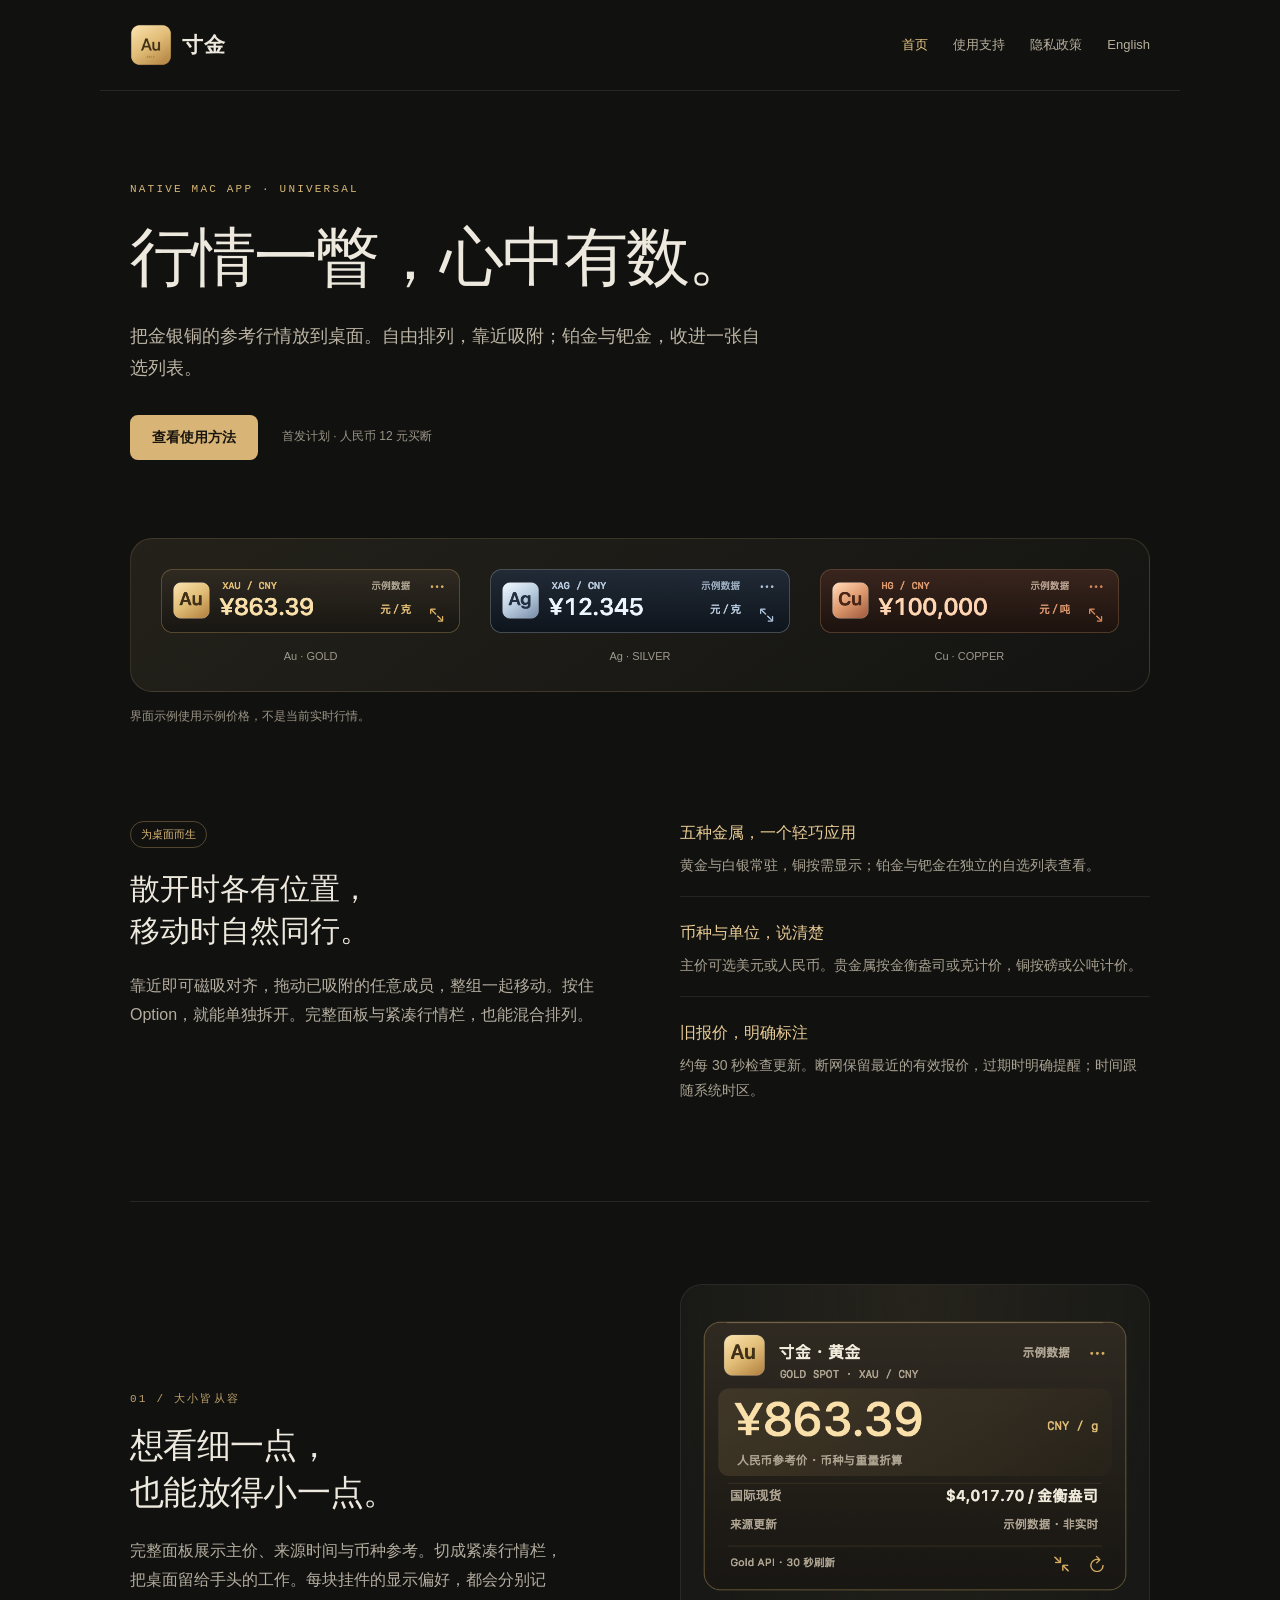
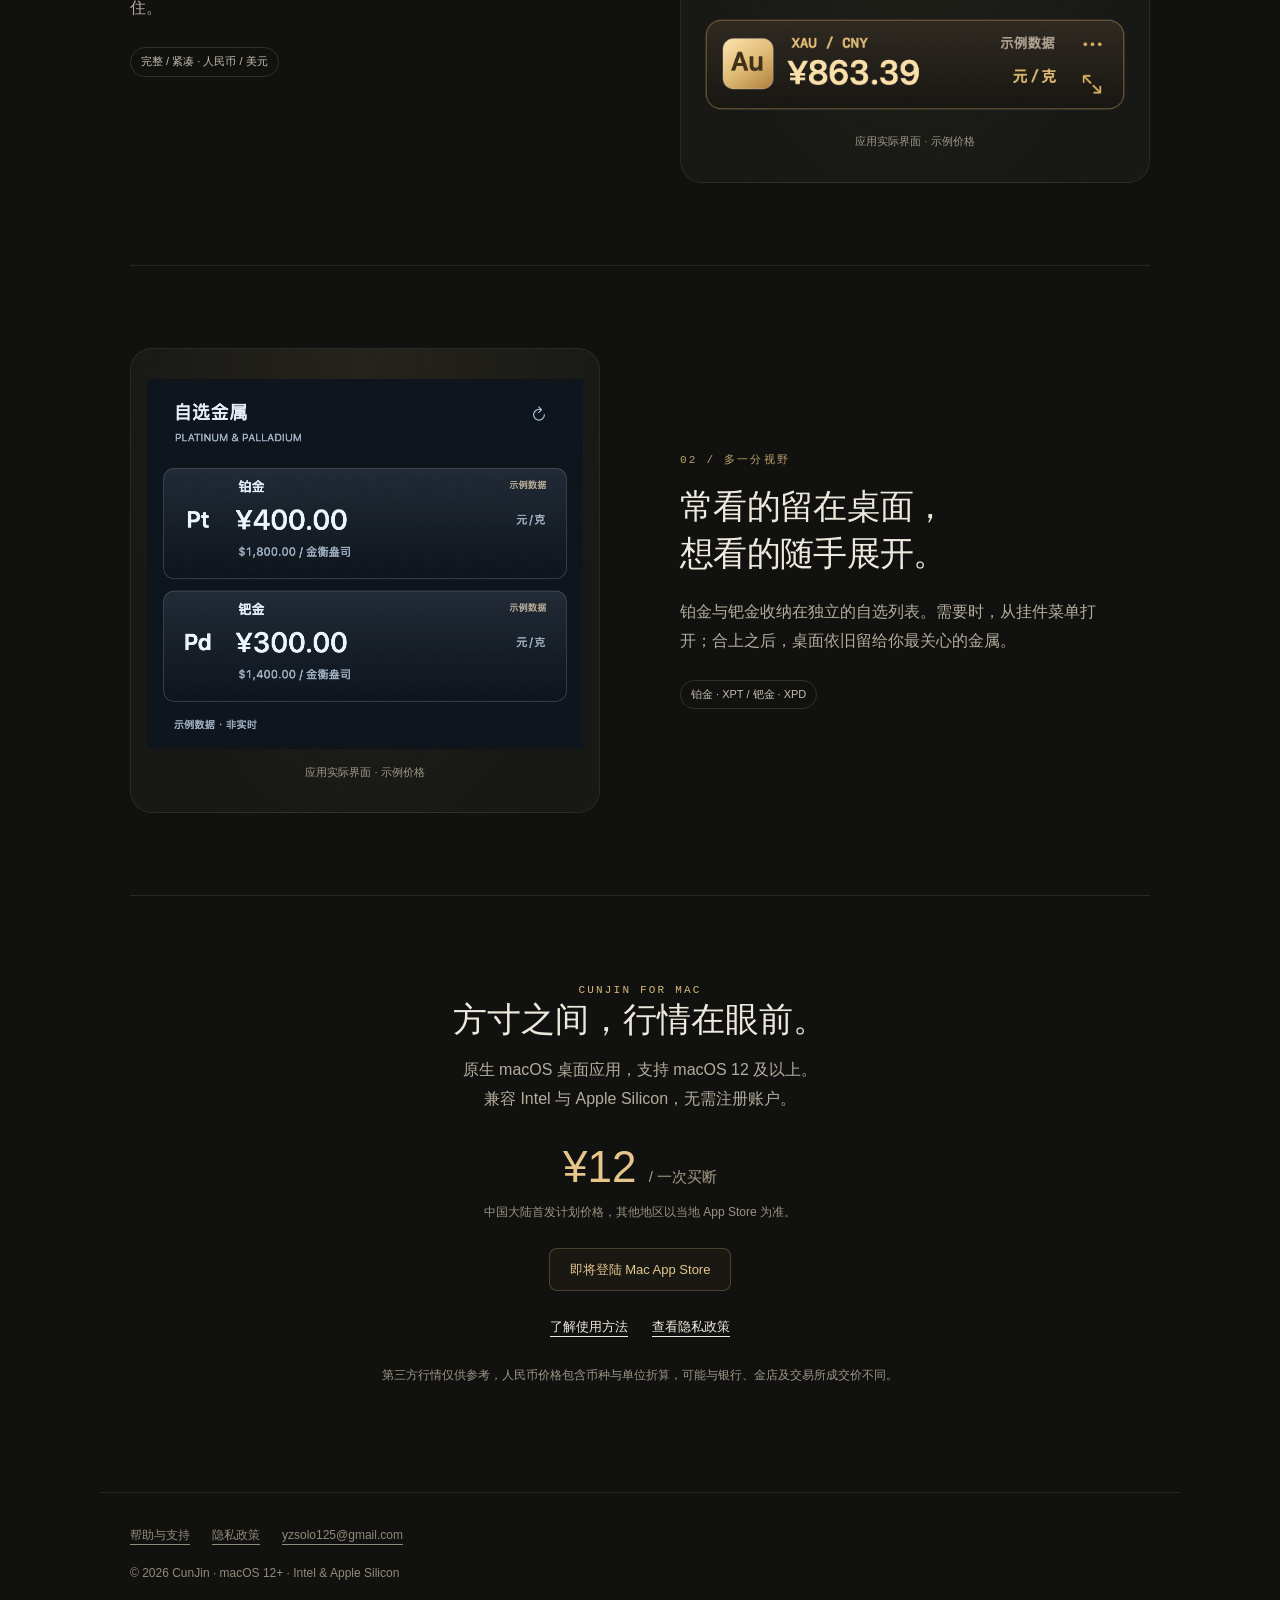
<file: index.html>
<!doctype html><html lang="zh-CN"><head><meta charset="utf-8"><meta name="viewport" content="width=device-width,initial-scale=1"><title>寸金 · 桌面金属行情</title><meta name="description" content="把金银铜的参考行情放到桌面。自由排列，靠近吸附；铂金与钯金，收进一张自选列表。"><meta name="theme-color" content="#11110f"><link rel="icon" href="assets/icon.png"><link rel="stylesheet" href="style.css"></head><body><a class="skip" href="#main">跳到正文</a><header class="header wrap"><a class="brand" href="index.html"><img src="assets/icon.png" alt="Au">寸金</a><nav aria-label="主导航"><a href="index.html" aria-current="page">首页</a><a href="support.html">使用支持</a><a href="privacy.html">隐私政策</a><a href="en/index.html" lang="en">English</a></nav></header><main id="main" class="wrap"><section class="hero"><div class="eyebrow">NATIVE MAC APP · UNIVERSAL</div><h1>行情一瞥，心中有数。</h1><p>把金银铜的参考行情放到桌面。自由排列，靠近吸附；铂金与钯金，收进一张自选列表。</p><div class="actions"><a class="button" href="support.html">查看使用方法</a><span class="note">首发计划 · 人民币 12 元买断</span></div></section><div class="metals"><div class="metal"><img src="assets/gold-zh-Hans.png" alt="黄金挂件"><p>Au · GOLD</p></div><div class="metal"><img src="assets/silver-zh-Hans.png" alt="白银挂件"><p>Ag · SILVER</p></div><div class="metal"><img src="assets/copper-zh-Hans.png" alt="铜挂件"><p>Cu · COPPER</p></div></div><p class="note">界面示例使用示例价格，不是当前实时行情。</p><section class="intro"><div><span class="pill">为桌面而生</span><h2>散开时各有位置，<br>移动时自然同行。</h2><p>靠近即可磁吸对齐，拖动已吸附的任意成员，整组一起移动。按住 Option，就能单独拆开。完整面板与紧凑行情栏，也能混合排列。</p></div><div class="facts"><div><strong>五种金属，一个轻巧应用</strong><p>黄金与白银常驻，铜按需显示；铂金与钯金在独立的自选列表查看。</p></div><div><strong>币种与单位，说清楚</strong><p>主价可选美元或人民币。贵金属按金衡盎司或克计价，铜按磅或公吨计价。</p></div><div><strong>旧报价，明确标注</strong><p>约每 30 秒检查更新。断网保留最近的有效报价，过期时明确提醒；时间跟随系统时区。</p></div></div></section><section class="feature"><div class="body"><div class="eyebrow">01 / 大小皆从容</div><h2>想看细一点，<br>也能放得小一点。</h2><p>完整面板展示主价、来源时间与币种参考。切成紧凑行情栏，把桌面留给手头的工作。每块挂件的显示偏好，都会分别记住。</p><div class="spec"><span>完整 / 紧凑 · 人民币 / 美元</span></div></div><figure><img src="assets/gold-monitor-preview-zh-Hans.png" alt="黄金完整行情面板" loading="lazy"><img src="assets/gold-zh-Hans.png" alt="黄金紧凑行情栏" loading="lazy"><figcaption>应用实际界面 · 示例价格</figcaption></figure></section><section class="feature reverse"><div class="body"><div class="eyebrow">02 / 多一分视野</div><h2>常看的留在桌面，<br>想看的随手展开。</h2><p>铂金与钯金收纳在独立的自选列表。需要时，从挂件菜单打开；合上之后，桌面依旧留给你最关心的金属。</p><div class="spec"><span>铂金 · XPT / 钯金 · XPD</span></div></div><figure><img src="assets/watchlist-preview-zh-Hans.png" alt="铂金与钯金自选列表" loading="lazy"><figcaption>应用实际界面 · 示例价格</figcaption></figure></section><section class="purchase" id="availability"><div class="eyebrow">CUNJIN FOR MAC</div><h2>方寸之间，行情在眼前。</h2><p>原生 macOS 桌面应用，支持 macOS 12 及以上。<br>兼容 Intel 与 Apple Silicon，无需注册账户。</p><div class="price">¥12 <small>/ 一次买断</small></div><p class="note">中国大陆首发计划价格，其他地区以当地 App Store 为准。</p><span class="launch">即将登陆 Mac App Store</span><div class="links"><a href="support.html">了解使用方法</a><a href="privacy.html">查看隐私政策</a></div><p class="fineprint">第三方行情仅供参考，人民币价格包含币种与单位折算，可能与银行、金店及交易所成交价不同。</p></section></main><footer class="wrap"><div class="links"><a href="support.html">帮助与支持</a><a href="privacy.html">隐私政策</a><a href="mailto:yzsolo125@gmail.com">yzsolo125@gmail.com</a></div><span>© 2026 CunJin · macOS 12+ · Intel &amp; Apple Silicon</span></footer></body></html>
</file>
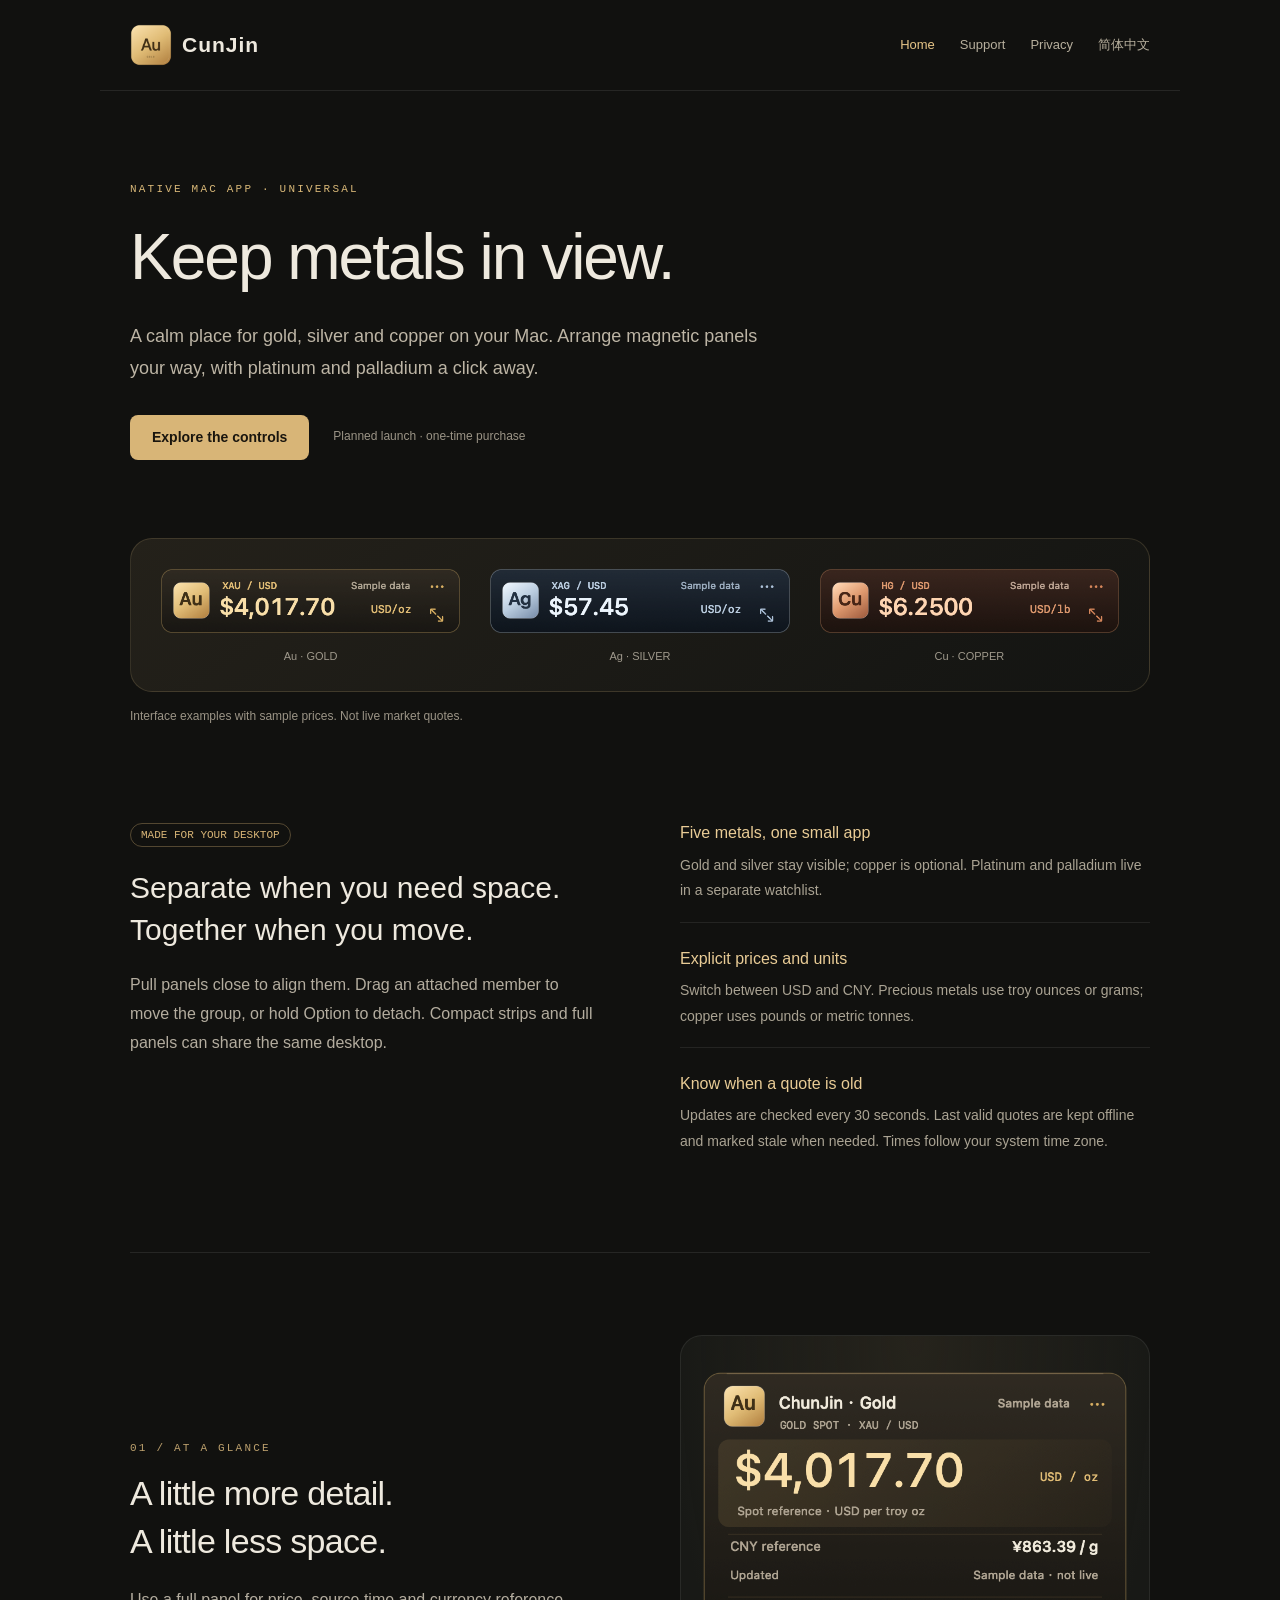
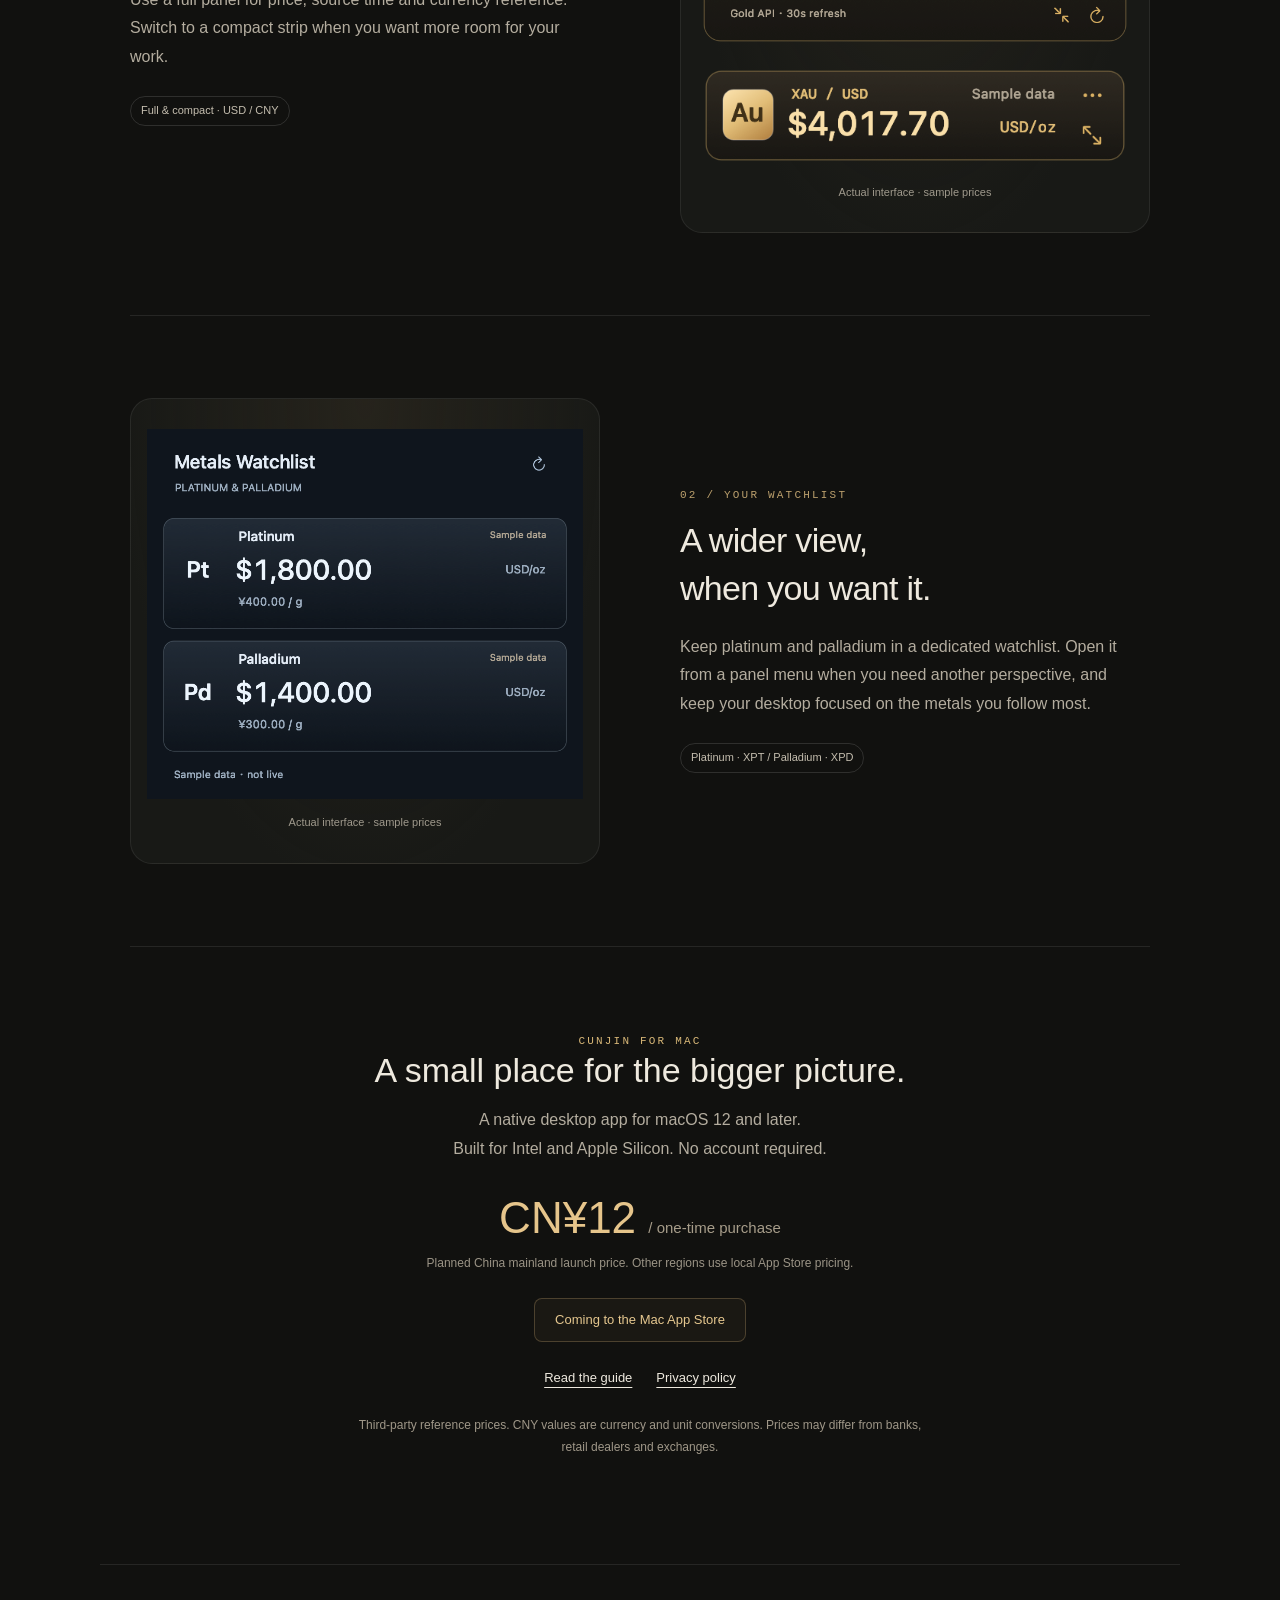
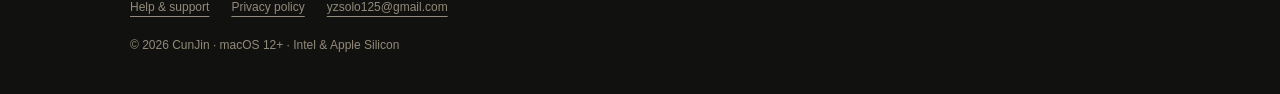
<file: en/index.html>
<!doctype html><html lang="en"><head><meta charset="utf-8"><meta name="viewport" content="width=device-width,initial-scale=1"><title>CunJin — Desktop Metals</title><meta name="description" content="A calm place for gold, silver and copper on your Mac. Arrange magnetic panels your way, with platinum and palladium a click away."><meta name="theme-color" content="#11110f"><link rel="icon" href="../assets/icon.png"><link rel="stylesheet" href="../style.css"></head><body><a class="skip" href="#main">Skip to content</a><header class="header wrap"><a class="brand" href="index.html"><img src="../assets/icon.png" alt="Au">CunJin</a><nav aria-label="Main navigation"><a href="index.html" aria-current="page">Home</a><a href="support.html">Support</a><a href="privacy.html">Privacy</a><a href="../index.html" lang="zh-CN">简体中文</a></nav></header><main id="main" class="wrap"><section class="hero"><div class="eyebrow">NATIVE MAC APP · UNIVERSAL</div><h1>Keep metals in view.</h1><p>A calm place for gold, silver and copper on your Mac. Arrange magnetic panels your way, with platinum and palladium a click away.</p><div class="actions"><a class="button" href="support.html">Explore the controls</a><span class="note">Planned launch · one-time purchase</span></div></section><div class="metals"><div class="metal"><img src="../assets/gold-en.png" alt="Gold panel"><p>Au · GOLD</p></div><div class="metal"><img src="../assets/silver-en.png" alt="Silver panel"><p>Ag · SILVER</p></div><div class="metal"><img src="../assets/copper-en.png" alt="Copper panel"><p>Cu · COPPER</p></div></div><p class="note">Interface examples with sample prices. Not live market quotes.</p><section class="intro"><div><span class="pill">MADE FOR YOUR DESKTOP</span><h2>Separate when you need space.<br>Together when you move.</h2><p>Pull panels close to align them. Drag an attached member to move the group, or hold Option to detach. Compact strips and full panels can share the same desktop.</p></div><div class="facts"><div><strong>Five metals, one small app</strong><p>Gold and silver stay visible; copper is optional. Platinum and palladium live in a separate watchlist.</p></div><div><strong>Explicit prices and units</strong><p>Switch between USD and CNY. Precious metals use troy ounces or grams; copper uses pounds or metric tonnes.</p></div><div><strong>Know when a quote is old</strong><p>Updates are checked every 30 seconds. Last valid quotes are kept offline and marked stale when needed. Times follow your system time zone.</p></div></div></section><section class="feature"><div class="body"><div class="eyebrow">01 / AT A GLANCE</div><h2>A little more detail.<br>A little less space.</h2><p>Use a full panel for price, source time and currency reference. Switch to a compact strip when you want more room for your work.</p><div class="spec"><span>Full & compact · USD / CNY</span></div></div><figure><img src="../assets/gold-monitor-preview-en.png" alt="Full gold price panel" loading="lazy"><img src="../assets/gold-en.png" alt="Compact gold price strip" loading="lazy"><figcaption>Actual interface · sample prices</figcaption></figure></section><section class="feature reverse"><div class="body"><div class="eyebrow">02 / YOUR WATCHLIST</div><h2>A wider view,<br>when you want it.</h2><p>Keep platinum and palladium in a dedicated watchlist. Open it from a panel menu when you need another perspective, and keep your desktop focused on the metals you follow most.</p><div class="spec"><span>Platinum · XPT / Palladium · XPD</span></div></div><figure><img src="../assets/watchlist-preview-en.png" alt="Platinum and palladium watchlist" loading="lazy"><figcaption>Actual interface · sample prices</figcaption></figure></section><section class="purchase" id="availability"><div class="eyebrow">CUNJIN FOR MAC</div><h2>A small place for the bigger picture.</h2><p>A native desktop app for macOS 12 and later.<br>Built for Intel and Apple Silicon. No account required.</p><div class="price">CN¥12 <small>/ one-time purchase</small></div><p class="note">Planned China mainland launch price. Other regions use local App Store pricing.</p><span class="launch">Coming to the Mac App Store</span><div class="links"><a href="support.html">Read the guide</a><a href="privacy.html">Privacy policy</a></div><p class="fineprint">Third-party reference prices. CNY values are currency and unit conversions. Prices may differ from banks, retail dealers and exchanges.</p></section></main><footer class="wrap"><div class="links"><a href="support.html">Help & support</a><a href="privacy.html">Privacy policy</a><a href="mailto:yzsolo125@gmail.com">yzsolo125@gmail.com</a></div><span>© 2026 CunJin · macOS 12+ · Intel &amp; Apple Silicon</span></footer></body></html>
</file>
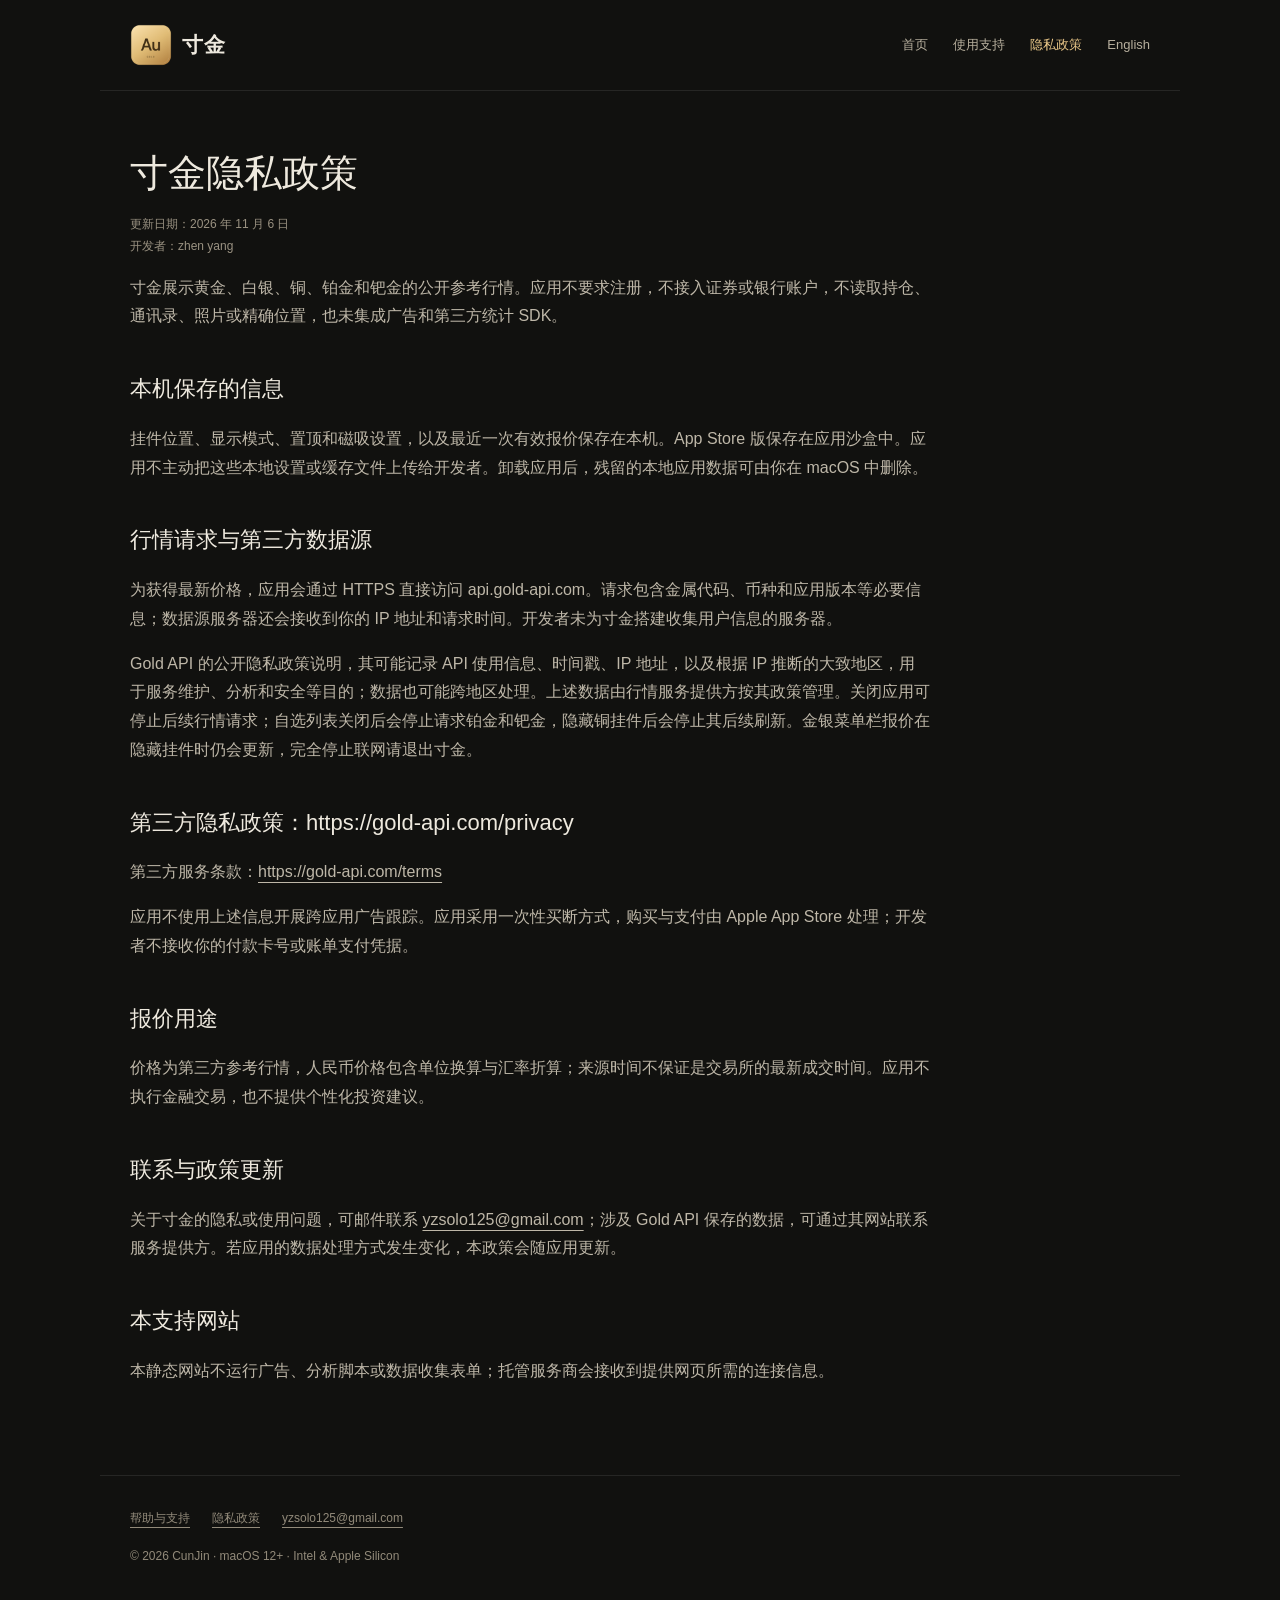
<file: privacy.html>
<!doctype html><html lang="zh-CN"><head><meta charset="utf-8"><meta name="viewport" content="width=device-width,initial-scale=1"><title>寸金隐私政策</title><meta name="description" content="寸金本地数据、第三方行情请求与隐私说明。"><meta name="theme-color" content="#11110f"><link rel="icon" href="assets/icon.png"><link rel="stylesheet" href="style.css"></head><body><a class="skip" href="#main">跳到正文</a><header class="header wrap"><a class="brand" href="index.html"><img src="assets/icon.png" alt="Au">寸金</a><nav aria-label="主导航"><a href="index.html">首页</a><a href="support.html">使用支持</a><a href="privacy.html" aria-current="page">隐私政策</a><a href="en/privacy.html" lang="en">English</a></nav></header><main id="main" class="wrap"><section class="document"><h1>寸金隐私政策</h1><p class="meta">更新日期：2026 年 11 月 6 日
开发者：zhen yang</p><p>寸金展示黄金、白银、铜、铂金和钯金的公开参考行情。应用不要求注册，不接入证券或银行账户，不读取持仓、通讯录、照片或精确位置，也未集成广告和第三方统计 SDK。</p><h2>本机保存的信息</h2><p>挂件位置、显示模式、置顶和磁吸设置，以及最近一次有效报价保存在本机。App Store 版保存在应用沙盒中。应用不主动把这些本地设置或缓存文件上传给开发者。卸载应用后，残留的本地应用数据可由你在 macOS 中删除。</p><h2>行情请求与第三方数据源</h2><p>为获得最新价格，应用会通过 HTTPS 直接访问 api.gold-api.com。请求包含金属代码、币种和应用版本等必要信息；数据源服务器还会接收到你的 IP 地址和请求时间。开发者未为寸金搭建收集用户信息的服务器。</p><p>Gold API 的公开隐私政策说明，其可能记录 API 使用信息、时间戳、IP 地址，以及根据 IP 推断的大致地区，用于服务维护、分析和安全等目的；数据也可能跨地区处理。上述数据由行情服务提供方按其政策管理。关闭应用可停止后续行情请求；自选列表关闭后会停止请求铂金和钯金，隐藏铜挂件后会停止其后续刷新。金银菜单栏报价在隐藏挂件时仍会更新，完全停止联网请退出寸金。</p><h2>第三方隐私政策：https://gold-api.com/privacy</h2><p>第三方服务条款：<a href="https://gold-api.com/terms">https://gold-api.com/terms</a></p><p>应用不使用上述信息开展跨应用广告跟踪。应用采用一次性买断方式，购买与支付由 Apple App Store 处理；开发者不接收你的付款卡号或账单支付凭据。</p><h2>报价用途</h2><p>价格为第三方参考行情，人民币价格包含单位换算与汇率折算；来源时间不保证是交易所的最新成交时间。应用不执行金融交易，也不提供个性化投资建议。</p><h2>联系与政策更新</h2><p>关于寸金的隐私或使用问题，可邮件联系 <a href="mailto:yzsolo125@gmail.com">yzsolo125@gmail.com</a>；涉及 Gold API 保存的数据，可通过其网站联系服务提供方。若应用的数据处理方式发生变化，本政策会随应用更新。
</p><h2>本支持网站</h2><p>本静态网站不运行广告、分析脚本或数据收集表单；托管服务商会接收到提供网页所需的连接信息。</p></section></main><footer class="wrap"><div class="links"><a href="support.html">帮助与支持</a><a href="privacy.html">隐私政策</a><a href="mailto:yzsolo125@gmail.com">yzsolo125@gmail.com</a></div><span>© 2026 CunJin · macOS 12+ · Intel &amp; Apple Silicon</span></footer></body></html>
</file>
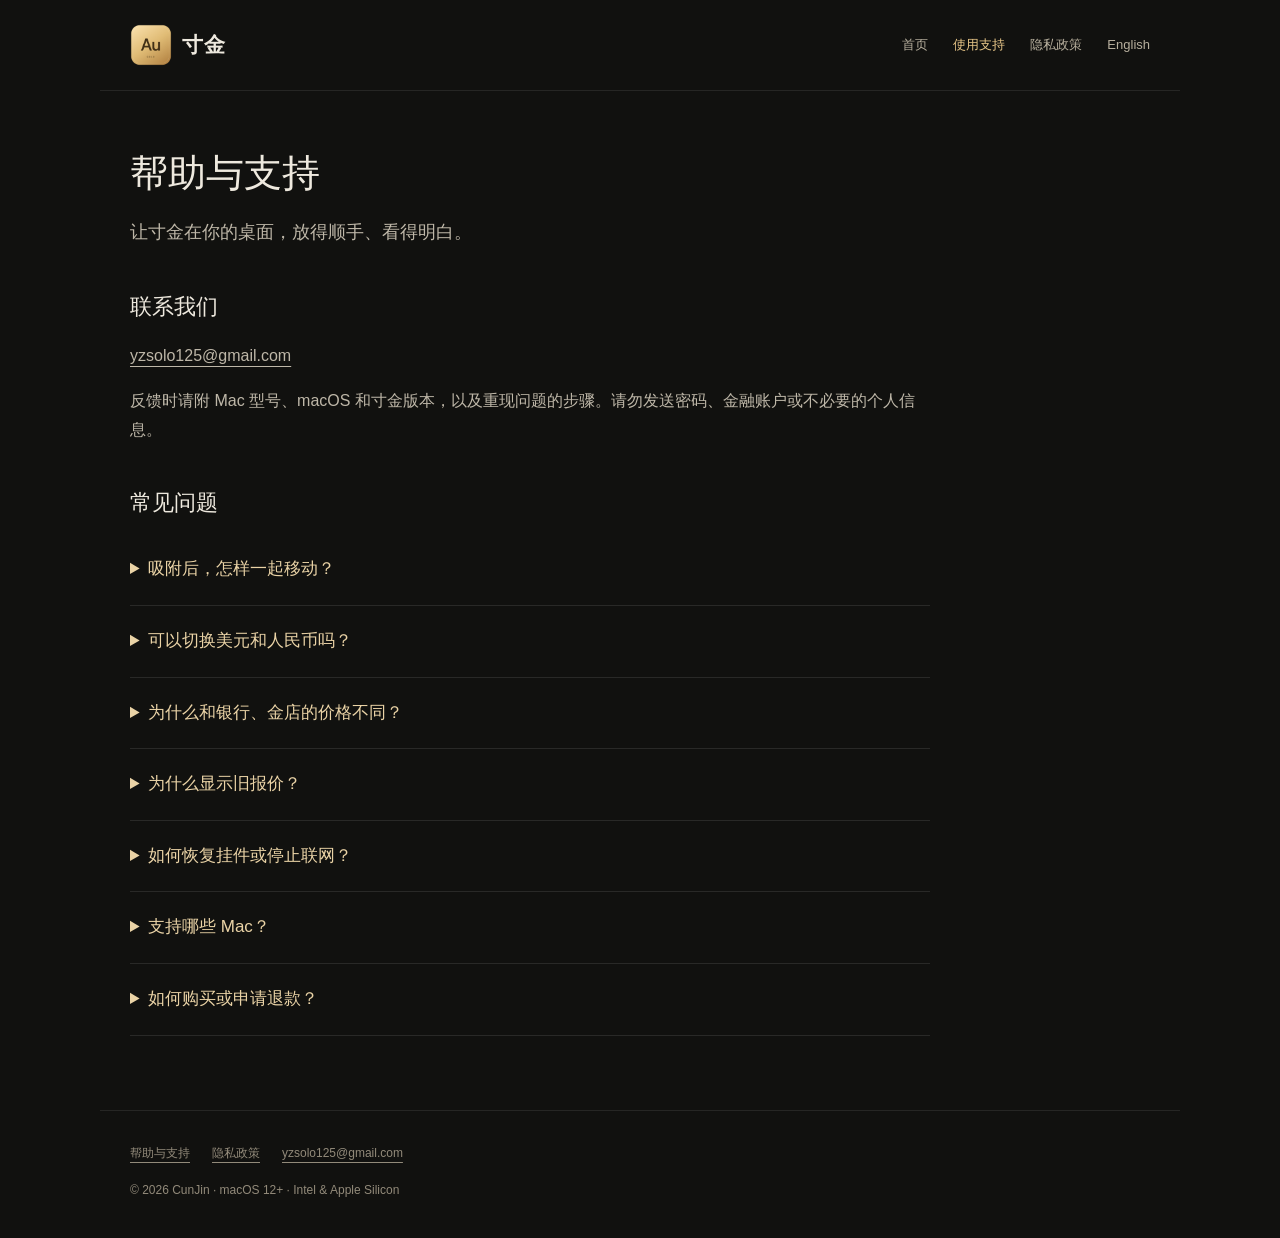
<file: support.html>
<!doctype html><html lang="zh-CN"><head><meta charset="utf-8"><meta name="viewport" content="width=device-width,initial-scale=1"><title>寸金使用支持</title><meta name="description" content="寸金使用帮助、计价口径与问题反馈。"><meta name="theme-color" content="#11110f"><link rel="icon" href="assets/icon.png"><link rel="stylesheet" href="style.css"></head><body><a class="skip" href="#main">跳到正文</a><header class="header wrap"><a class="brand" href="index.html"><img src="assets/icon.png" alt="Au">寸金</a><nav aria-label="主导航"><a href="index.html">首页</a><a href="support.html" aria-current="page">使用支持</a><a href="privacy.html">隐私政策</a><a href="en/support.html" lang="en">English</a></nav></header><main id="main" class="wrap"><section class="document"><h1>帮助与支持</h1><p class="lead">让寸金在你的桌面，放得顺手、看得明白。</p><h2>联系我们</h2><p><a href="mailto:yzsolo125@gmail.com?subject=CunJin%20Support">yzsolo125@gmail.com</a></p><p>反馈时请附 Mac 型号、macOS 和寸金版本，以及重现问题的步骤。请勿发送密码、金融账户或不必要的个人信息。</p><h2>常见问题</h2><details><summary>吸附后，怎样一起移动？</summary><p>把两块挂件靠近并松开。下一次拖动组内任意成员时，它们会一起移动。按住 Option 可单独拆开一块。</p></details><details><summary>可以切换美元和人民币吗？</summary><p>可以。在每块挂件菜单中选择“主价：美元”或“主价：人民币”。中文环境默认人民币，英文默认美元；更新时间跟随系统时区。</p></details><details><summary>为什么和银行、金店的价格不同？</summary><p>寸金展示第三方参考报价，并做币种与重量换算，不是银行、金店或国内交易所的可成交价。铜为 HG 磅价折算参考，不是国内含税现货价。</p></details><details><summary>为什么显示旧报价？</summary><p>刷新失败，或来源时间超过 3 分钟时会标记过期，并保留上次有效价格。市场休市时价格也可能保持不变。</p></details><details><summary>如何恢复挂件或停止联网？</summary><p>从菜单栏 Au、Ag、Cu 可以恢复挂件。隐藏铜后停止后续铜价刷新，关闭自选列表后停止后续铂钯刷新。金银挂件隐藏时，菜单栏报价仍会更新；退出寸金可停止全部请求。</p></details><details><summary>支持哪些 Mac？</summary><p>应用面向 macOS 12 及以上系统，包含 Intel 与 Apple Silicon 原生代码。这是 Mac 桌面应用，不是 iPhone 应用。</p></details><details><summary>如何购买或申请退款？</summary><p>计划以 Apple App Store 一次性付费下载方式发行。购买、付款记录与退款由 Apple 处理；寸金没有订阅或开发者自行处理的应用内支付。</p></details></section></main><footer class="wrap"><div class="links"><a href="support.html">帮助与支持</a><a href="privacy.html">隐私政策</a><a href="mailto:yzsolo125@gmail.com">yzsolo125@gmail.com</a></div><span>© 2026 CunJin · macOS 12+ · Intel &amp; Apple Silicon</span></footer></body></html>
</file>
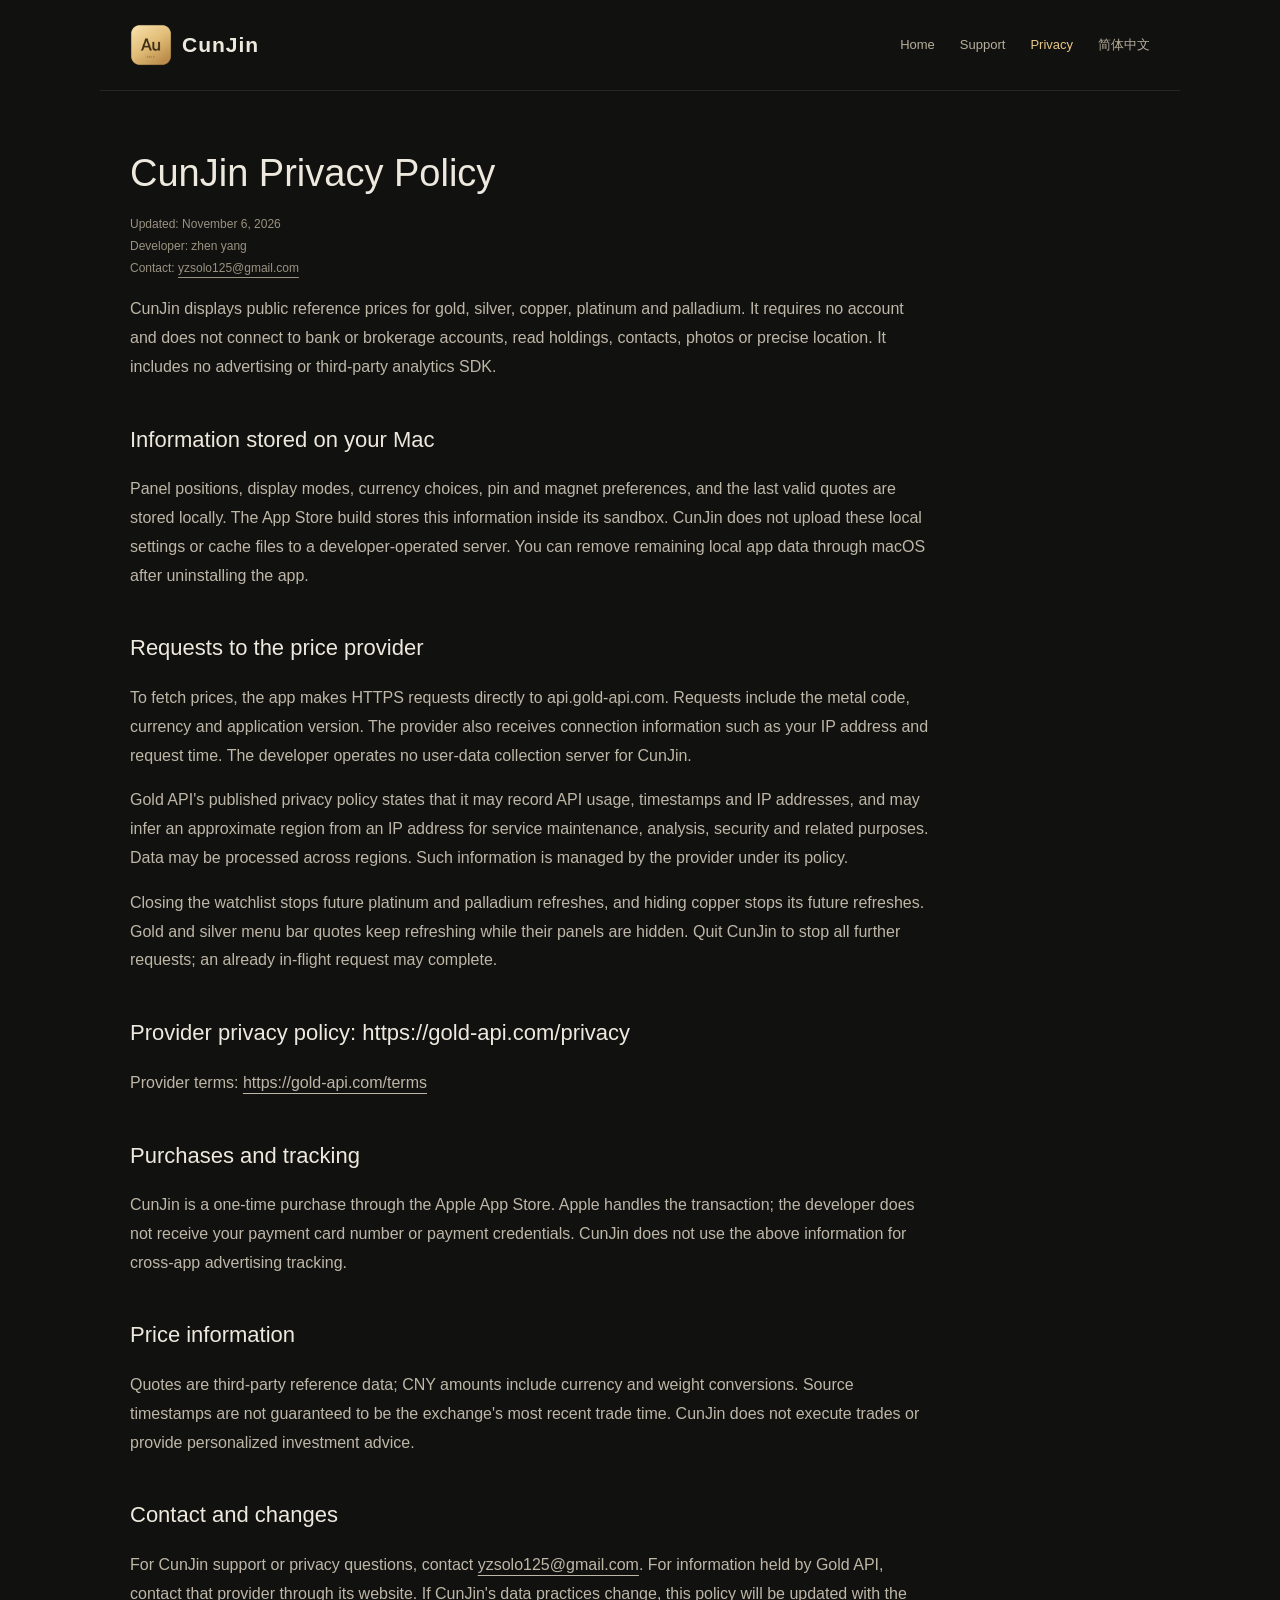
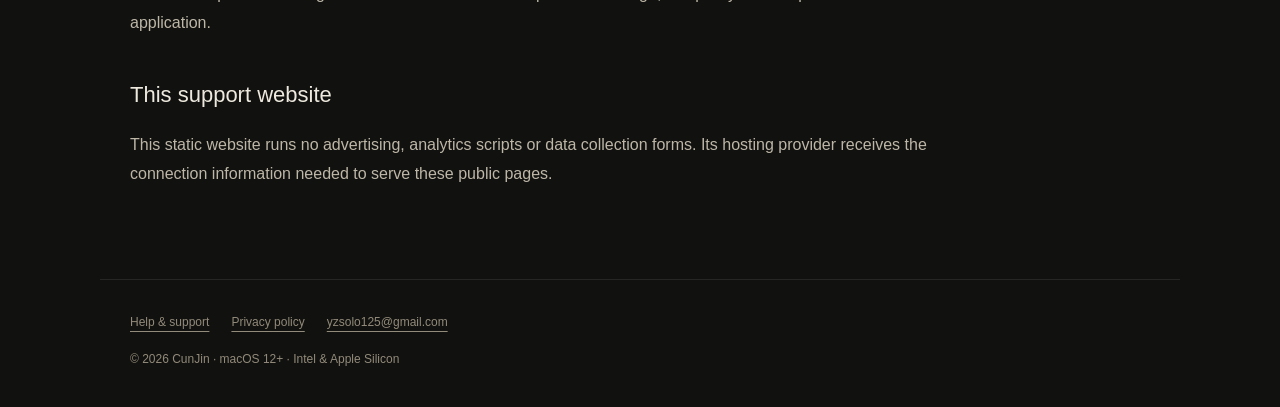
<file: en/privacy.html>
<!doctype html><html lang="en"><head><meta charset="utf-8"><meta name="viewport" content="width=device-width,initial-scale=1"><title>CunJin Privacy Policy</title><meta name="description" content="CunJin privacy practices and third-party price provider information."><meta name="theme-color" content="#11110f"><link rel="icon" href="../assets/icon.png"><link rel="stylesheet" href="../style.css"></head><body><a class="skip" href="#main">Skip to content</a><header class="header wrap"><a class="brand" href="index.html"><img src="../assets/icon.png" alt="Au">CunJin</a><nav aria-label="Main navigation"><a href="index.html">Home</a><a href="support.html">Support</a><a href="privacy.html" aria-current="page">Privacy</a><a href="../privacy.html" lang="zh-CN">简体中文</a></nav></header><main id="main" class="wrap"><section class="document"><h1>CunJin Privacy Policy</h1><p class="meta">Updated: November 6, 2026
Developer: zhen yang
Contact: <a href="mailto:yzsolo125@gmail.com">yzsolo125@gmail.com</a></p><p>CunJin displays public reference prices for gold, silver, copper, platinum and palladium. It requires no account and does not connect to bank or brokerage accounts, read holdings, contacts, photos or precise location. It includes no advertising or third-party analytics SDK.</p><h2>Information stored on your Mac</h2><p>Panel positions, display modes, currency choices, pin and magnet preferences, and the last valid quotes are stored locally. The App Store build stores this information inside its sandbox. CunJin does not upload these local settings or cache files to a developer-operated server. You can remove remaining local app data through macOS after uninstalling the app.</p><h2>Requests to the price provider</h2><p>To fetch prices, the app makes HTTPS requests directly to api.gold-api.com. Requests include the metal code, currency and application version. The provider also receives connection information such as your IP address and request time. The developer operates no user-data collection server for CunJin.</p><p>Gold API&#x27;s published privacy policy states that it may record API usage, timestamps and IP addresses, and may infer an approximate region from an IP address for service maintenance, analysis, security and related purposes. Data may be processed across regions. Such information is managed by the provider under its policy.</p><p>Closing the watchlist stops future platinum and palladium refreshes, and hiding copper stops its future refreshes. Gold and silver menu bar quotes keep refreshing while their panels are hidden. Quit CunJin to stop all further requests; an already in-flight request may complete.</p><h2>Provider privacy policy: https://gold-api.com/privacy</h2><p>Provider terms: <a href="https://gold-api.com/terms">https://gold-api.com/terms</a></p><h2>Purchases and tracking</h2><p>CunJin is a one-time purchase through the Apple App Store. Apple handles the transaction; the developer does not receive your payment card number or payment credentials. CunJin does not use the above information for cross-app advertising tracking.</p><h2>Price information</h2><p>Quotes are third-party reference data; CNY amounts include currency and weight conversions. Source timestamps are not guaranteed to be the exchange&#x27;s most recent trade time. CunJin does not execute trades or provide personalized investment advice.</p><h2>Contact and changes</h2><p>For CunJin support or privacy questions, contact <a href="mailto:yzsolo125@gmail.com">yzsolo125@gmail.com</a>. For information held by Gold API, contact that provider through its website. If CunJin&#x27;s data practices change, this policy will be updated with the application.
</p><h2>This support website</h2><p>This static website runs no advertising, analytics scripts or data collection forms. Its hosting provider receives the connection information needed to serve these public pages.</p></section></main><footer class="wrap"><div class="links"><a href="support.html">Help & support</a><a href="privacy.html">Privacy policy</a><a href="mailto:yzsolo125@gmail.com">yzsolo125@gmail.com</a></div><span>© 2026 CunJin · macOS 12+ · Intel &amp; Apple Silicon</span></footer></body></html>
</file>
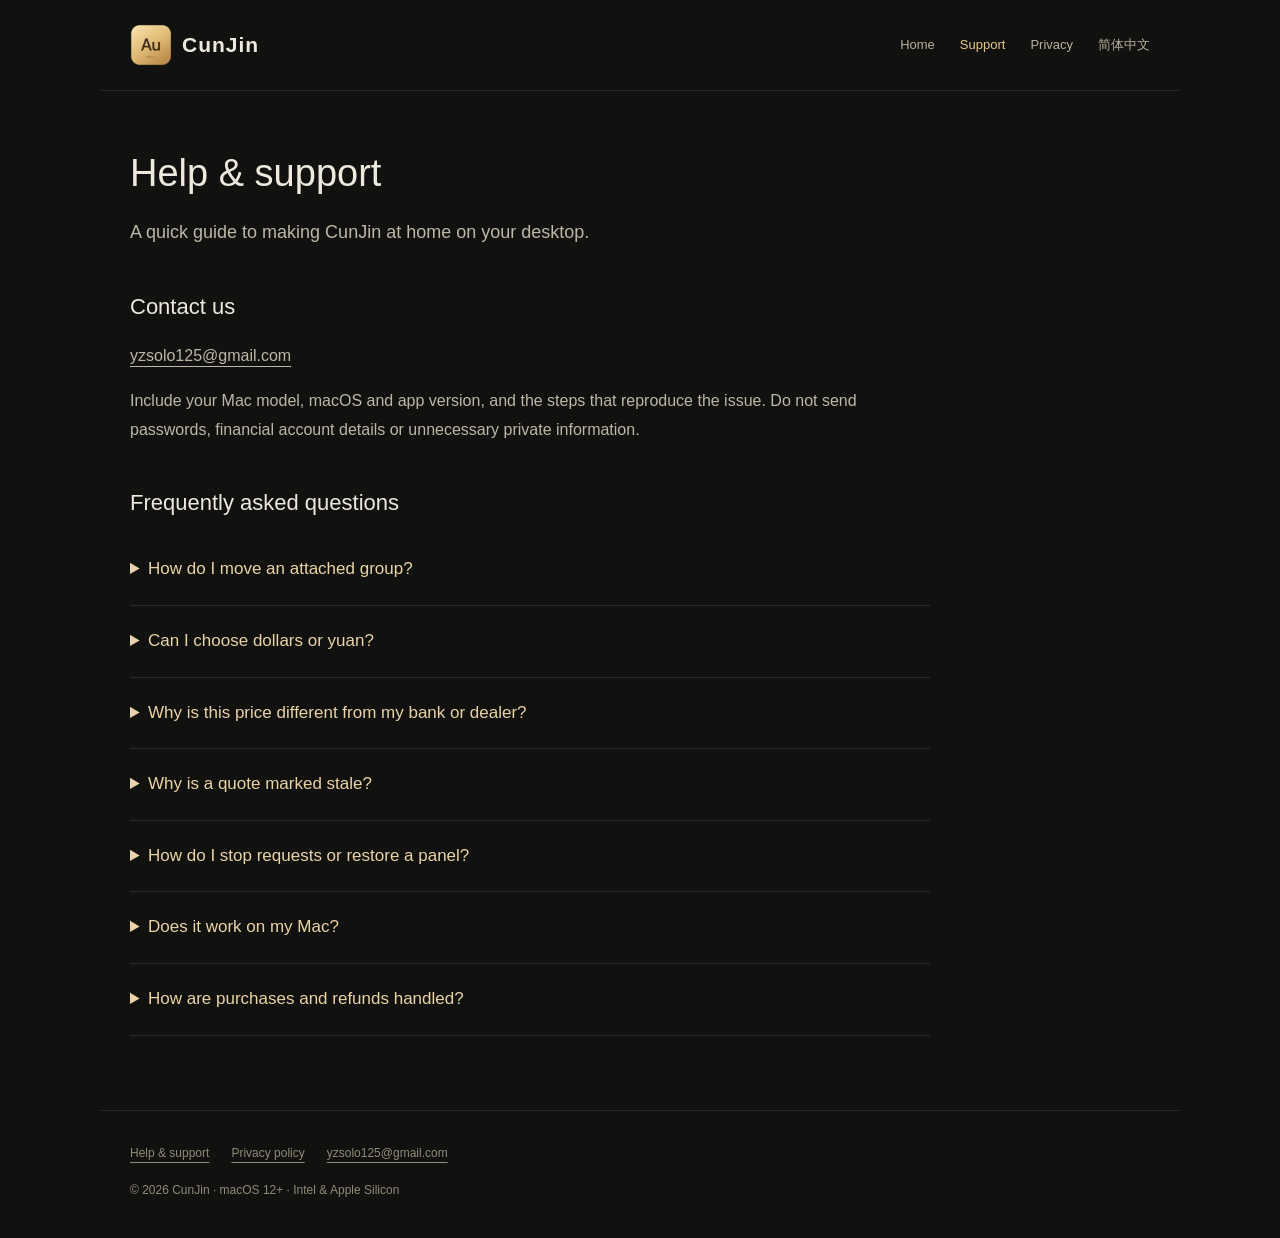
<file: en/support.html>
<!doctype html><html lang="en"><head><meta charset="utf-8"><meta name="viewport" content="width=device-width,initial-scale=1"><title>CunJin Support</title><meta name="description" content="CunJin help, price units and support contact."><meta name="theme-color" content="#11110f"><link rel="icon" href="../assets/icon.png"><link rel="stylesheet" href="../style.css"></head><body><a class="skip" href="#main">Skip to content</a><header class="header wrap"><a class="brand" href="index.html"><img src="../assets/icon.png" alt="Au">CunJin</a><nav aria-label="Main navigation"><a href="index.html">Home</a><a href="support.html" aria-current="page">Support</a><a href="privacy.html">Privacy</a><a href="../support.html" lang="zh-CN">简体中文</a></nav></header><main id="main" class="wrap"><section class="document"><h1>Help & support</h1><p class="lead">A quick guide to making CunJin at home on your desktop.</p><h2>Contact us</h2><p><a href="mailto:yzsolo125@gmail.com?subject=CunJin%20Support">yzsolo125@gmail.com</a></p><p>Include your Mac model, macOS and app version, and the steps that reproduce the issue. Do not send passwords, financial account details or unnecessary private information.</p><h2>Frequently asked questions</h2><details><summary>How do I move an attached group?</summary><p>Drag a panel close to another and release. On the next drag, connected panels move together. Hold Option to detach a single member.</p></details><details><summary>Can I choose dollars or yuan?</summary><p>Yes. Use Primary price: USD or Primary price: CNY in each panel menu. English defaults to USD; Simplified Chinese defaults to CNY. Times use your system time zone.</p></details><details><summary>Why is this price different from my bank or dealer?</summary><p>These are third-party reference quotes with currency and weight conversions. They are not executable bank, retail jewellery or domestic exchange prices. HG copper is a pound-based reference and is not a domestic tax-inclusive spot quote.</p></details><details><summary>Why is a quote marked stale?</summary><p>A failed refresh or a source timestamp older than 3 minutes marks a quote stale. The last valid price remains visible; a closed market may also keep its price unchanged.</p></details><details><summary>How do I stop requests or restore a panel?</summary><p>Use the menu bar Au/Ag/Cu items to restore panels. Hiding copper stops future copper refreshes; closing the watchlist stops future platinum and palladium refreshes. Gold and silver menu bar quotes continue updating. Quit CunJin to stop all requests.</p></details><details><summary>Does it work on my Mac?</summary><p>The app targets macOS 12 or later and contains native Intel and Apple Silicon code. It is a macOS desktop app, not an iPhone app.</p></details><details><summary>How are purchases and refunds handled?</summary><p>The planned release is a one-time paid download through the Apple App Store. Apple handles payment, purchase history and refund requests. There is no subscription or in-app payment managed by CunJin.</p></details></section></main><footer class="wrap"><div class="links"><a href="support.html">Help & support</a><a href="privacy.html">Privacy policy</a><a href="mailto:yzsolo125@gmail.com">yzsolo125@gmail.com</a></div><span>© 2026 CunJin · macOS 12+ · Intel &amp; Apple Silicon</span></footer></body></html>
</file>
<file: style.css>
*{box-sizing:border-box}html{color-scheme:dark;scroll-behavior:smooth}body{margin:0;background:#11110f;color:#eee9de;font:16px/1.8 -apple-system,BlinkMacSystemFont,"Segoe UI",sans-serif}a{color:inherit;text-underline-offset:5px}a:hover{color:#f4d79a}.wrap{max-width:1080px;margin:auto;padding:0 30px}.header{display:flex;align-items:center;justify-content:space-between;padding-top:24px;padding-bottom:24px;border-bottom:1px solid #ffffff16}.brand{display:flex;align-items:center;gap:10px;text-decoration:none;font-size:21px;font-weight:600;letter-spacing:1px}.brand img{width:42px;height:42px}nav{display:flex;gap:25px;flex-wrap:wrap;font-size:13px;color:#b7af9d}nav a{text-decoration:none}nav a[aria-current=page]{color:#e8c688}.hero{padding:92px 0 44px;max-width:880px}.eyebrow{font:11px ui-monospace,SFMono-Regular,monospace;letter-spacing:2.2px;color:#d9b878}.hero h1{font-size:clamp(36px,5vw,64px);font-weight:500;line-height:1.2;letter-spacing:-2px;margin:24px 0}.hero p{color:#bdb5a5;max-width:640px;font-size:18px}.actions{display:flex;align-items:center;gap:24px;flex-wrap:wrap;margin-top:30px}.button{background:#d8b577;color:#19150e;padding:10px 22px;border-radius:8px;text-decoration:none;font-size:14px;font-weight:600}.note{font-size:12px!important;color:#9b9486!important}.metals{display:grid;grid-template-columns:repeat(3,1fr);gap:18px;background:linear-gradient(145deg,#24211a,#131412);border:1px solid #dabb812b;padding:24px;border-radius:22px;margin:24px 0 14px}.metal img{width:100%;display:block}.metal p{font-size:11px;color:#9f998c;text-align:center;margin:8px 0 0}.intro{display:grid;grid-template-columns:1fr 1fr;gap:80px;padding:80px 0;border-bottom:1px solid #ffffff16}.intro h2{font-size:30px;line-height:1.4;font-weight:500;margin:0 0 20px}.intro p{color:#b4ad9f;margin:0}.facts{display:grid;gap:22px}.facts div{padding-bottom:18px;border-bottom:1px solid #ffffff14}.facts strong{font-weight:500;color:#e9cc96}.facts p{font-size:14px;color:#aaa393;margin-top:5px}.document{max-width:800px;padding-top:58px;padding-bottom:74px}.document h1{font-size:38px;font-weight:500;line-height:1.3;margin:0 0 16px}.document h2{font-size:22px;font-weight:500;margin:38px 0 12px}.document p{color:#beb7a8;white-space:pre-line}.document .lead{font-size:18px}.document .meta{font-size:12px;color:#9a9282}.document details{padding:20px 0;border-bottom:1px solid #ffffff1a}.document summary{cursor:pointer;font-size:17px;color:#ead3a6}.document details p{margin-bottom:2px}.pill{display:inline-block;font:11px ui-monospace,monospace;border:1px solid #d8b57755;color:#d8b577;padding:5px 10px;border-radius:20px;margin-bottom:20px}footer{padding-top:32px!important;padding-bottom:36px!important;border-top:1px solid #ffffff16;color:#928a7a;font-size:12px}footer .links{display:flex;gap:22px;flex-wrap:wrap;margin-bottom:16px}.skip{position:absolute;left:-10000px}.skip:focus{left:12px;top:5px;background:#333;padding:10px;z-index:2}@media(max-width:700px){.wrap{padding-left:20px;padding-right:20px}.header{align-items:flex-start;gap:18px}nav{gap:12px;justify-content:flex-end;font-size:12px}.brand{font-size:17px}.brand img{width:32px;height:32px}.hero{padding-top:60px}.hero h1{letter-spacing:-1px}.hero p{font-size:16px}.metals{grid-template-columns:1fr;padding:15px;gap:18px}.metal{max-width:410px;margin:auto}.intro{grid-template-columns:1fr;gap:35px;padding:50px 0}.document{padding-top:42px}.document h1{font-size:30px}}@media(prefers-reduced-motion:reduce){html{scroll-behavior:auto}}
a:focus-visible,summary:focus-visible{outline:2px solid #f1ce89;outline-offset:6px}.feature{display:grid;grid-template-columns:1fr 1fr;gap:80px;align-items:center;padding:82px 0;border-bottom:1px solid #ffffff16}.feature h2{font-weight:500;font-size:34px;line-height:1.4;margin:16px 0 20px;letter-spacing:-.7px}.feature p{color:#b4ad9f}.feature .eyebrow{color:#bca06d}.feature figure{margin:0;padding:30px 16px;border:1px solid #ffffff13;border-radius:22px;background:radial-gradient(ellipse at top,#37302370,transparent 75%),#181916;display:grid;place-items:center;gap:14px}.feature figure img{width:100%;max-width:440px;height:auto}.feature figcaption{font-size:11px;color:#9f998c}.feature.reverse figure{order:-1}.spec{display:flex;gap:10px;flex-wrap:wrap;margin-top:24px}.spec span{font-size:11px;padding:4px 10px;border:1px solid #ffffff20;border-radius:20px;color:#c5beaf}.purchase{text-align:center;padding:88px 20px 82px}.purchase h2{font-size:34px;line-height:1.4;font-weight:500;margin:0 0 12px}.purchase>p{color:#b4ad9f;max-width:570px;margin:0 auto 24px}.price{font-size:44px;line-height:1.2;color:#e6c58b;font-weight:500;margin:28px 0 8px;font-variant-numeric:tabular-nums}.price small{font-size:15px;color:#a79d8a;font-weight:400}.launch{display:inline-flex;border:1px solid #d8b57744;background:#d8b5770b;color:#e5c78f;border-radius:8px;padding:9px 20px;font-size:13px}.fineprint{font-size:12px!important;color:#9f9788!important;margin-top:26px!important}.hero .actions .note{max-width:300px}.metals .metal img{height:auto}.metals{margin-top:34px}.feature .body{max-width:440px}.intro .facts div:last-child{border-bottom:0}.purchase .links{display:flex;justify-content:center;gap:24px;margin-top:24px;font-size:13px}@media(max-width:700px){.feature{grid-template-columns:1fr;gap:30px;padding:48px 0}.feature.reverse figure{order:0}.feature h2,.purchase h2{font-size:28px}.feature figure{padding:24px 12px}.purchase{padding:58px 0}.price{font-size:38px}.hero .actions{gap:16px}.metals .metal{width:100%}}
</file>
